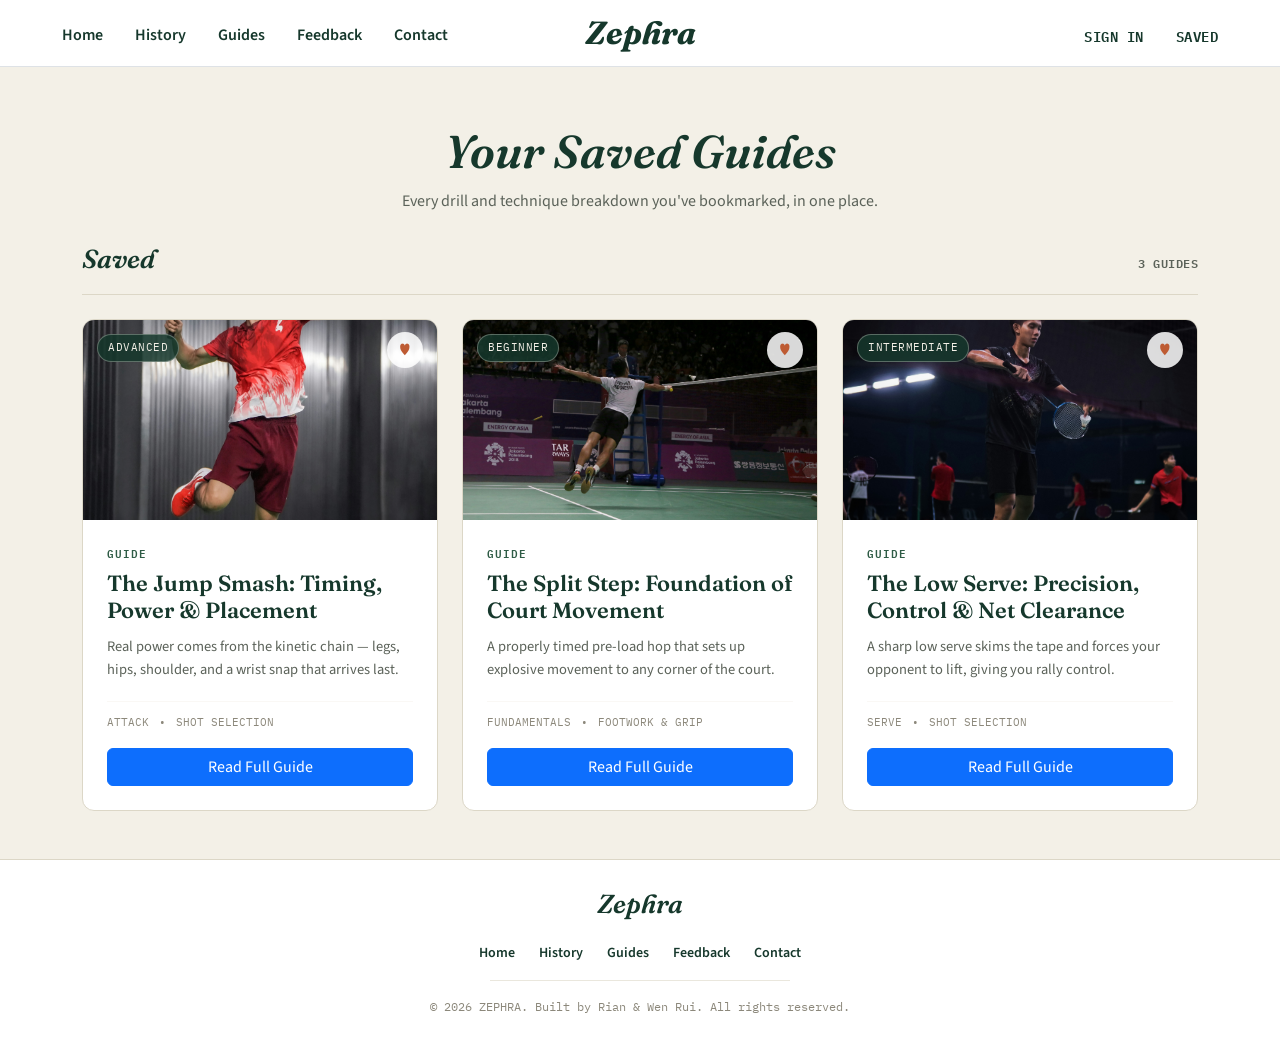
<file: saved.html>
<!DOCTYPE html>
<html lang="en">

<head>
    <meta charset="UTF-8">
    <meta name="viewport" content="width=device-width, initial-scale=1.0">
    <title>ZEPHRA — Saved Guides</title>

    <!-- Standardized Google Fonts -->
    <link rel="preconnect" href="https://fonts.googleapis.com">
    <link rel="preconnect" href="https://fonts.gstatic.com" crossorigin>
    <link href="https://fonts.googleapis.com/css2?family=Fraunces:ital,opsz,wght@0,9..144,300..900;1,9..144,300..900&family=IBM+Plex+Mono:ital,wght@0,400;0,500;0,600;1,400&family=Source+Sans+3:ital,wght@0,400;0,600;0,700;1,400&display=swap" rel="stylesheet">

    <!-- Bootstrap & Stylesheets -->
    <link href="https://cdnjs.cloudflare.com/ajax/libs/bootstrap/5.3.3/css/bootstrap.min.css" rel="stylesheet">
    <link href="common.css" rel="stylesheet">
    <link href="saved.css" rel="stylesheet">
</head>

<body>
    <!-- FIXED NAVBAR -->
    <header class="navbar navbar-expand-md fixed-top bg-white border-bottom">
        <div class="container-fluid max-width-1200 px-3 px-md-4">
            
            <!-- Brand Logo -->
            <a href="index.html" class="nav-brand fw-bold text-decoration-none">Zephra</a>

            <!-- Hamburger Toggle Button (Hidden on desktop, visible on phone) -->
            <button class="navbar-toggler border-0 shadow-none" type="button" data-bs-toggle="collapse" data-bs-target="#zephraNavbar" aria-controls="zephraNavbar" aria-expanded="false" aria-label="Toggle navigation">
            <span class="navbar-toggler-icon"></span>
            </button>

            <!-- Collapsible Navigation Links -->
            <div class="collapse navbar-collapse mt-3 mt-md-0" id="zephraNavbar">
            
            <!-- Left Links -->
            <nav class="nav-left navbar-nav me-auto mb-2 mb-md-0 d-flex gap-md-3">
                <a href="index.html" class="nav-item nav-link">Home</a>
                <a href="history.html" class="nav-item nav-link">History</a>
                <a href="techniques.html" class="nav-item nav-link">Guides</a>
                <a href="feedback.html" class="nav-item nav-link">Feedback</a>
                <a href="contact.html" class="nav-item nav-link">Contact</a>
            </nav>

            <!-- Right Links & Search -->
            <div class="nav-right navbar-nav align-items-md-center gap-2 gap-md-3">
                <a href="signin.html" class="nav-item nav-link">Sign In</a>
                <a href="saved.html" class="nav-item nav-link">Saved</a>
            </div>

            </div>

        </div>
    </header>

    <!-- PAGE TITLE -->
    <div class="page-title-wrap container pt-4 pb-4">
        <h1 class="page-title">Your Saved Guides</h1>
        <p class="page-subtitle">Every drill and technique breakdown you've bookmarked, in one place.</p>
    </div>

    <!-- SAVED GUIDES -->
    <div class="container pb-5">
        <div class="section-header">
            <span class="section-title">Saved</span>
            <span class="section-count" id="savedCount">3 guides</span>
        </div>
        <div class="row g-4" id="savedGrid">

            <div class="col-lg-4 col-md-6">
                <div class="guide-card">
                    <div class="guide-media">
                        <img src="smash.jpg" alt="Player executing a jump smash">
                        <span class="guide-level">Advanced</span>
                        <button class="save-toggle is-saved" data-title="The Jump Smash">♥</button>
                    </div>
                    <div class="guide-body">
                        <div class="guide-eyebrow">Guide</div>
                        <div class="guide-title">The Jump Smash: Timing, Power &amp; Placement</div>
                        <p class="guide-excerpt">Real power comes from the kinetic chain — legs, hips, shoulder, and a wrist snap that arrives last.</p>
                        <div class="guide-meta">
                            <span>Attack</span>
                            <span>Shot Selection</span>
                        </div>
                        <a href="techniques.html#smash" class="btn btn-primary w-100 mt-3">Read Full Guide</a>
                    </div>
                </div>
            </div>

            <div class="col-lg-4 col-md-6">
                <div class="guide-card">
                    <div class="guide-media">
                        <img src="split.jpg" alt="Close up of badminton shoes and footwork">
                        <span class="guide-level">Beginner</span>
                        <button class="save-toggle is-saved" data-title="The Split Step">♥</button>
                    </div>
                    <div class="guide-body">
                        <div class="guide-eyebrow">Guide</div>
                        <div class="guide-title">The Split Step: Foundation of Court Movement</div>
                        <p class="guide-excerpt">A properly timed pre-load hop that sets up explosive movement to any corner of the court.</p>
                        <div class="guide-meta">
                            <span>Fundamentals</span>
                            <span>Footwork &amp; Grip</span>
                        </div>
                        <a href="techniques.html#split" class="btn btn-primary w-100 mt-3">Read Full Guide</a>
                    </div>
                </div>
            </div>

            <div class="col-lg-4 col-md-6">
                <div class="guide-card">
                    <div class="guide-media">
                        <img src="serve.jpg" alt="Badminton racket ready for a backhand stroke">
                        <span class="guide-level">Intermediate</span>
                        <button class="save-toggle is-saved" data-title="The Low Serve">♥</button>
                    </div>
                    <div class="guide-body">
                        <div class="guide-eyebrow">Guide</div>
                        <div class="guide-title">The Low Serve: Precision, Control &amp; Net Clearance</div>
                        <p class="guide-excerpt">A sharp low serve skims the tape and forces your opponent to lift, giving you rally control.</p>
                        <div class="guide-meta">
                            <span>Serve</span>
                            <span>Shot Selection</span>
                        </div>
                        <a href="techniques.html#serve" class="btn btn-primary w-100 mt-3">Read Full Guide</a>
                    </div>
                </div>
            </div>

        </div>
        <div class="empty-state" id="emptyState" style="display:none;">
            You haven't saved any guides yet — tap the heart on a guide to bookmark it here.
        </div>
    </div>
    <footer class="site-footer">
        <div class="container text-center py-4">
            <a href="index.html" class="footer-brand">Zephra</a>
            
            <div class="footer-links d-flex justify-content-center gap-4 my-3">
                <a href="index.html">Home</a>
                <a href="history.html">History</a>
                <a href="techniques.html">Guides</a>
                <a href="feedback.html">Feedback</a>
                <a href="contact.html">Contact</a>
            </div>
            
            <hr class="footer-divider mx-auto my-3" />
            
            <p class="footer-copy mb-0">&copy; 2026 ZEPHRA. Built by Rian & Wen Rui. All rights reserved.</p>
        </div>
    </footer>
    <script src="https://cdnjs.cloudflare.com/ajax/libs/bootstrap/5.3.3/js/bootstrap.bundle.min.js"></script>
    <script src="saved.js"></script>
    <script src="signin.js"></script>
</body>
</html>
</file>
<file: common.css>
/* ==========================================================================
   COMMON STYLES & NAVBAR
   ========================================================================== */

/* Header Container */
html {
    overflow-y: scroll;
}
html body .navbar {
    display: flex;
    justify-content: space-between;
    align-items: center;
    padding: 15px 30px;
    position: fixed;
    top: 0;
    width: 100%;
    background: #FFFFFF;
    z-index: 1000;
    border-bottom: 1px solid #DCD7C7;
    box-sizing: border-box;
}

html body .nav-wrap {
    display: flex;
    align-items: center;
    justify-content: space-between;
    position: relative;
    width: 100%;
}

/* Left Nav Group */
html body .nav-left { 
    display: flex; 
    align-items: center;
    gap: 28px; 
}

/* Centered Brand Title */
html body .nav-brand {
    position: absolute;
    left: 0;
    right: 0;
    width: fit-content;
    margin: 0 auto;
    font-family: 'Fraunces', serif;
    font-style: italic;
    font-weight: 600;
    font-size: 32px;
    color: #16382C;
    text-decoration: none;
    line-height: 1.1;
    transition: color 0.3s ease;
}

html body .nav-brand:hover {
    color: #BE5B33;
}

/* Standard Nav Links */
html body .nav-item {
    text-decoration: none;
    color: #16382C;
    font-size: 16px; 
    font-weight: 600;
    font-family: 'Source Sans 3', sans-serif;
    position: relative;
    padding-bottom: 2px;
    transition: color 0.3s ease;
}

html body .nav-item::after {
    content: '';
    position: absolute;
    bottom: -2px;
    left: 0;
    width: 0;
    height: 2px;
    background: #BE5B33;
    transition: width 0.3s ease;
}

html body .nav-item:hover::after,
html body .nav-item.active::after { 
    width: 100%; 
}

html body .nav-item:hover,
html body .nav-item.active { 
    color: #BE5B33; 
}

/* Right Side Icon & Action Group */
html body .nav-right { 
    display: flex; 
    align-items: center; 
    gap: 20px; 
}

html body .nav-right .nav-item {
    font-family: 'IBM Plex Mono', monospace;
    font-size: 14px; 
    text-transform: uppercase;
    letter-spacing: 0.5px;
}
/* Custom Hamburger Icon & Mobile Styling */
.navbar-toggler:focus {
    box-shadow: none;
}
/* ZEPHRA — FOOTER STYLES*/
.site-footer {
    background-color: #FFFFFF;
    border-top: 1px solid #DCD7C7;
    margin-top: 60px;
}

.footer-brand {
    font-family: 'Fraunces', serif;
    font-style: italic;
    font-weight: 600;
    font-size: 26px;
    color: #16382C;
    text-decoration: none;
    transition: color 0.2s ease;
}

.footer-brand:hover {
    color: #BE5B33;
}

.footer-links a {
    font-family: 'Source Sans 3', sans-serif;
    font-size: 14px;
    font-weight: 600;
    color: #16382C;
    text-decoration: none;
    transition: color 0.2s ease;
}

.footer-links a:hover {
    color: #BE5B33;
}

.footer-divider {
    max-width: 300px;
    border-top: 1px solid #DCD7C7;
    opacity: 0.6;
}

.footer-copy {
    font-family: 'IBM Plex Mono', monospace;
    font-size: 12px;
    color: #8C887B;
}
/* Mobile dropdown menu styling */
@media (max-width: 768px) {
    .navbar-collapse {
        background-color: #ffffff;
        padding: 1rem;
        border-radius: 12px;
        box-shadow: 0 8px 24px rgba(0, 0, 0, 0.08);
    }

    .nav-left,
    .nav-right {
        gap: 0 !important;
        margin-bottom: 0 !important;
    }

    .nav-left .nav-link,
    .nav-right .nav-link {
        padding: 8px 0;
        border-bottom: 1px solid #f0f0f0;
    }

    .nav-right .nav-link:last-child {
        border-bottom: none;
    }
    .nav-brand {
        top: 15px;
    }
}
</file>
<file: saved.css>
body {
    font-family: 'Source Sans 3', sans-serif;
    line-height: 1.6;
    background: #F3F0E7;
    color: #1D2620;
    min-height: 100vh;
    padding-top: 100px;
    display: flex;
    flex-direction: column;
}
/* PAGE TITLE */
.page-title-wrap {
    text-align: center;
}

.page-title {
    font-family: 'Fraunces', serif;
    font-style: italic;
    font-weight: 600;
    font-size: 46px;
    color: #16382C;
    margin-bottom: 10px;
}

.page-subtitle {
    font-size: 16px;
    color: #5B6259;
    max-width: 520px;
    margin: 0 auto;
}

/* SECTION HEADERS */
.section-header {
    display: flex;
    align-items: baseline;
    justify-content: space-between;
    margin-bottom: 24px;
    border-bottom: 1px solid #DCD7C7;
    padding-bottom: 14px;
}

.section-title {
    font-family: 'Fraunces', serif;
    font-style: italic;
    font-weight: 600;
    font-size: 26px;
    color: #16382C;
}

.section-count {
    font-family: 'IBM Plex Mono', monospace;
    font-size: 12px;
    font-weight: 600;
    letter-spacing: 0.5px;
    text-transform: uppercase;
    color: #5B6259;
}

/* GUIDE CARDS */
.guide-card {
    background: #FFFFFF;
    border: 1px solid #DCD7C7;
    border-radius: 12px;
    overflow: hidden;
    height: 100%;
    display: flex;
    flex-direction: column;
    transition: transform 0.3s ease, box-shadow 0.3s ease;
}

.guide-card:hover {
    transform: translateY(-4px);
    box-shadow: 0 12px 28px rgba(22, 56, 44, 0.08);
}

.guide-media {
    position: relative;
    height: 200px;
    width: 100%;
    overflow: hidden;
}

.guide-media img {
    width: 100%;
    height: 100%;
    object-fit: cover;
}

.guide-level {
    position: absolute;
    top: 14px;
    left: 14px;
    background: rgba(22, 56, 44, 0.85);
    border: 1px solid rgba(243, 240, 231, 0.3);
    color: #F3F0E7;
    font-family: 'IBM Plex Mono', monospace;
    font-size: 11px;
    text-transform: uppercase;
    letter-spacing: 0.5px;
    padding: 4px 10px;
    border-radius: 20px;
}

.save-toggle {
    position: absolute;
    top: 12px;
    right: 14px;
    width: 36px;
    height: 36px;
    border-radius: 50%;
    background: rgba(255, 255, 255, 0.85);
    border: none;
    display: flex;
    align-items: center;
    justify-content: center;
    cursor: pointer;
    font-size: 16px;
    transition: transform 0.2s ease, background 0.2s ease;
}

.save-toggle:hover {
    transform: scale(1.1);
    background: #FFFFFF;
}

.save-toggle.is-saved {
    color: #BE5B33;
}

.save-toggle:not(.is-saved) {
    color: #A8A392;
}

.guide-body {
    padding: 24px;
    display: flex;
    flex-direction: column;
    flex-grow: 1;
}

.guide-eyebrow {
    font-family: 'IBM Plex Mono', monospace;
    font-size: 11px;
    letter-spacing: 1px;
    text-transform: uppercase;
    color: #2F5C46;
    margin-bottom: 8px;
    font-weight: 600;
}

.guide-title {
    font-family: 'Fraunces', serif;
    font-size: 22px;
    line-height: 1.25;
    color: #16382C;
    margin-bottom: 10px;
    font-weight: 600;
}

.guide-excerpt {
    font-size: 14.5px;
    line-height: 1.6;
    color: #5B6259;
    margin-bottom: 20px;
    flex-grow: 1;
}

.guide-meta {
    display: flex;
    align-items: center;
    gap: 10px;
    font-family: 'IBM Plex Mono', monospace;
    font-size: 11px;
    text-transform: uppercase;
    color: #8C887B;
    border-top: 1px solid #FAF8F5;
    padding-top: 12px;
}

.guide-meta span:not(:last-child)::after {
    content: '•';
    margin-left: 10px;
}
.site-footer {
    margin-top: auto;
}
/* EMPTY STATE */
.empty-state {
    text-align: center;
    padding: 50px 20px;
    color: #8A8577;
    font-family: 'IBM Plex Mono', monospace;
    font-size: 13px;
}

@media (max-width: 768px) {
    .page-title {
        font-size: 34px;
    }
}
</file>
